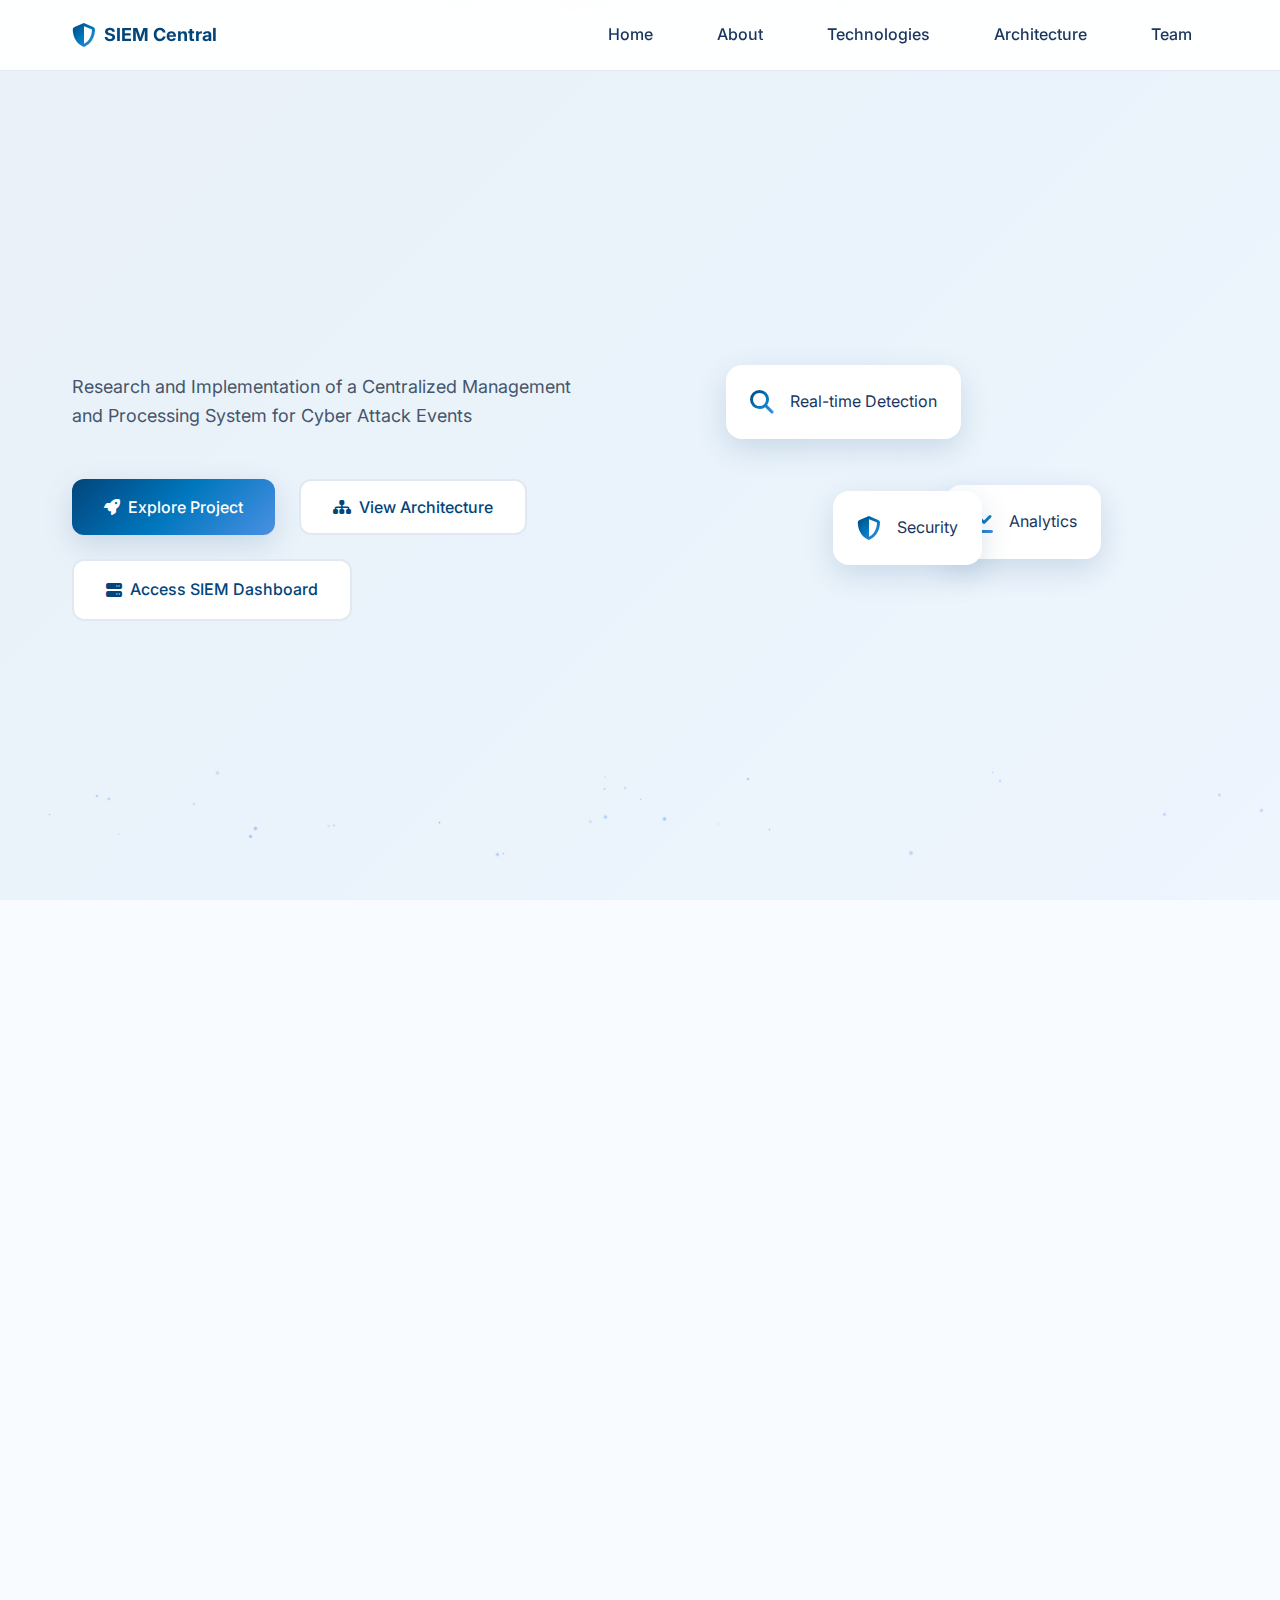
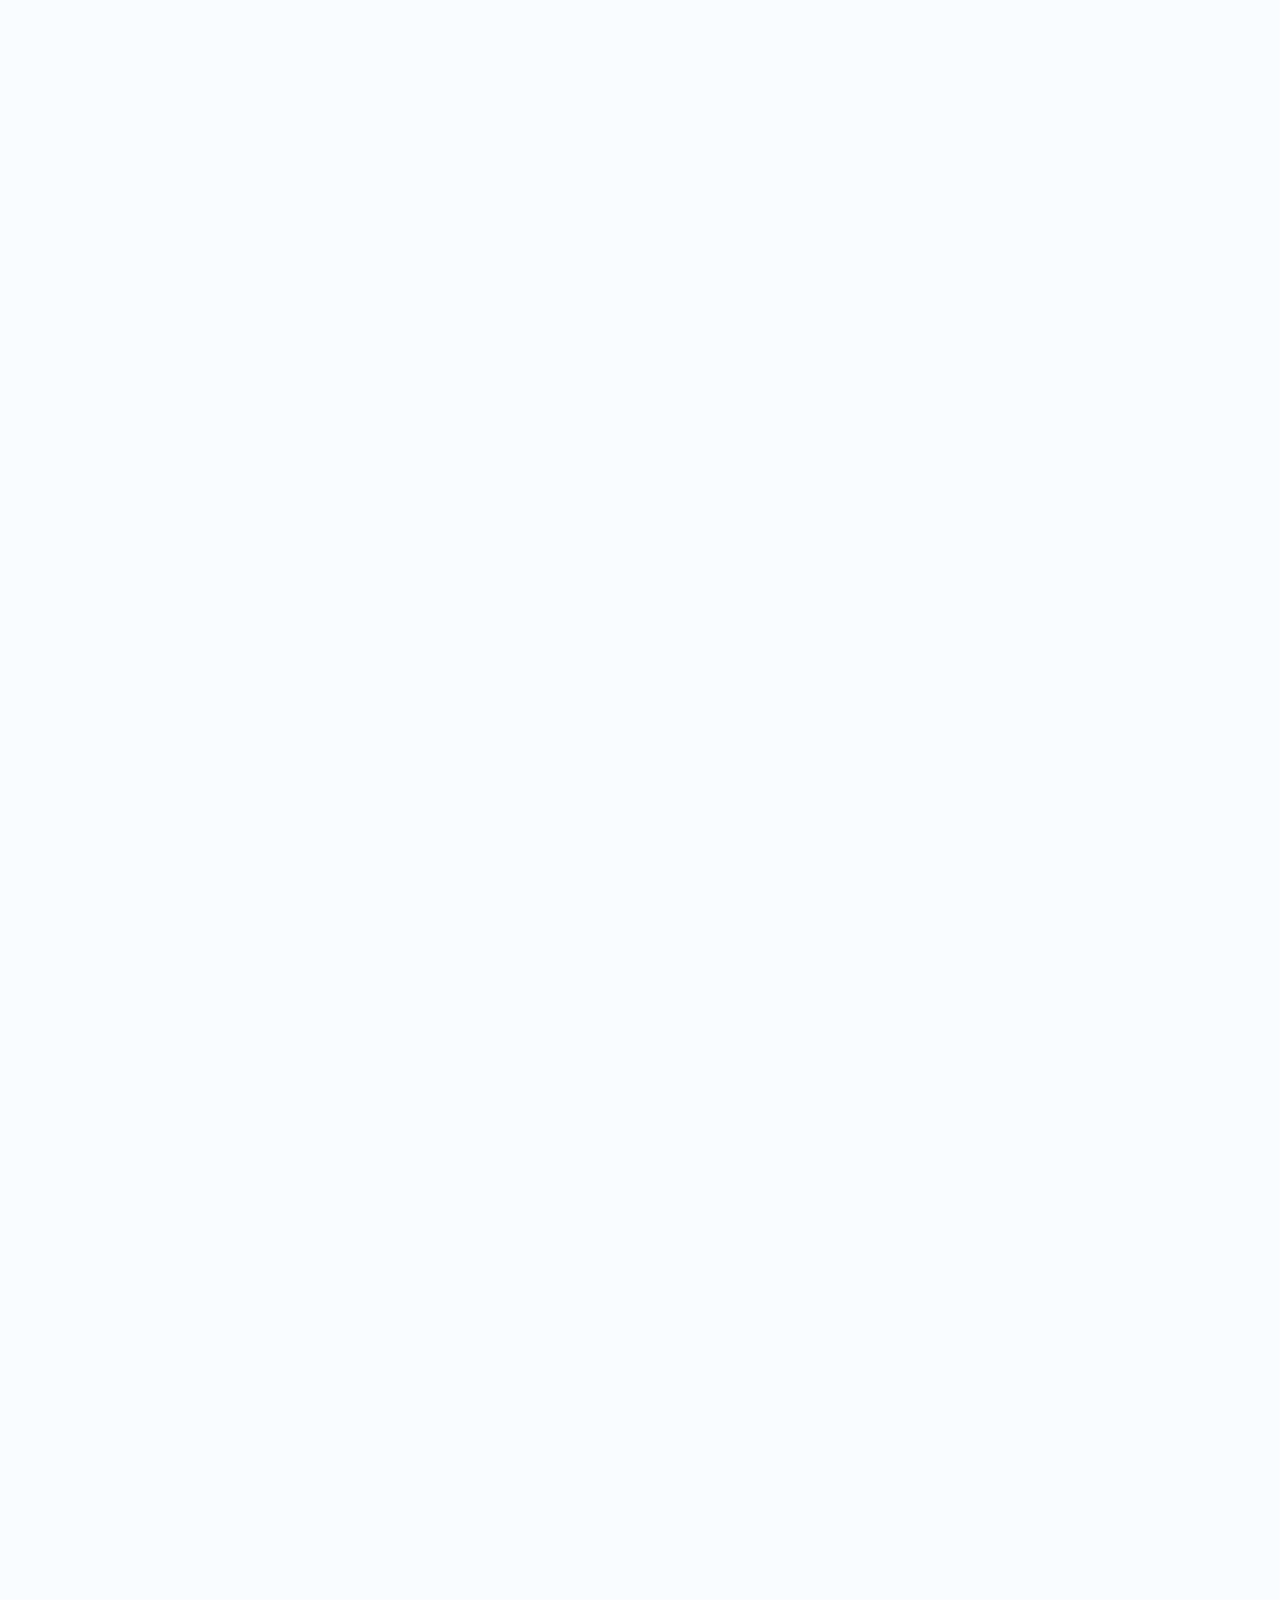
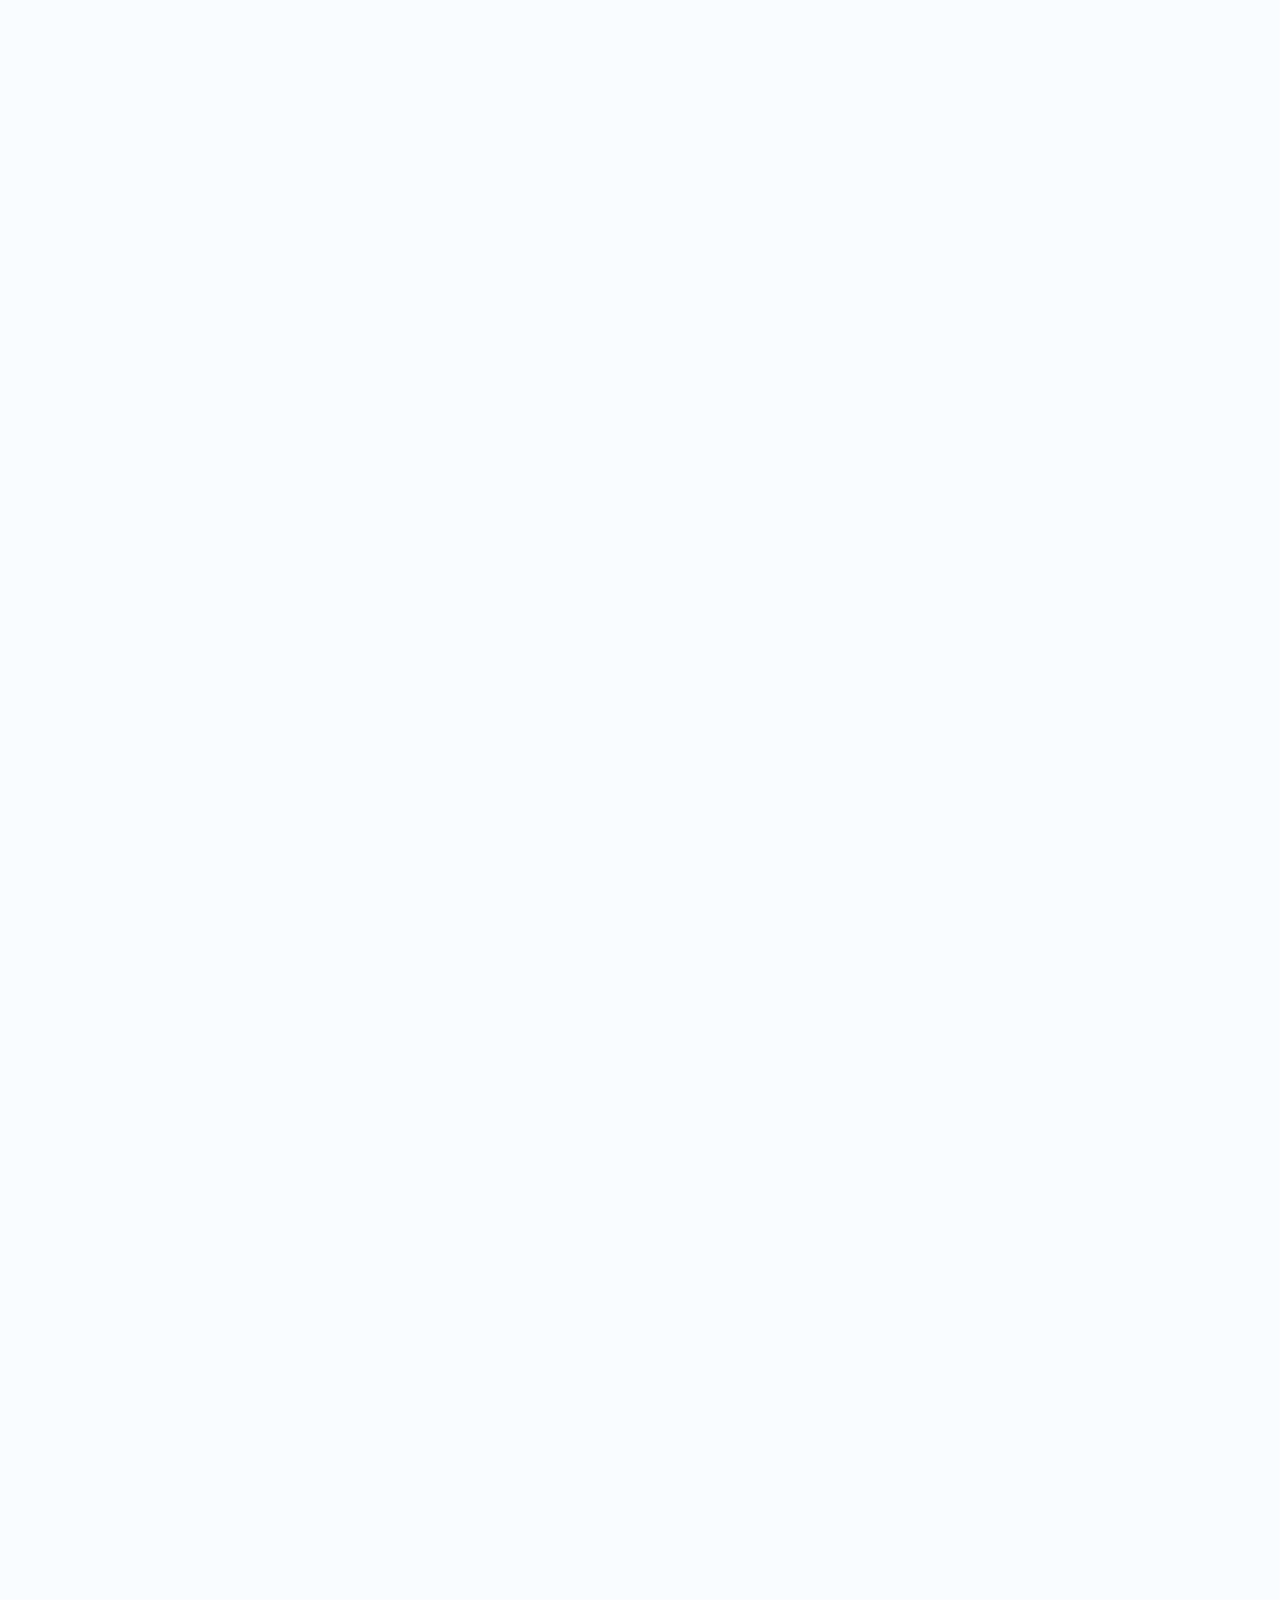
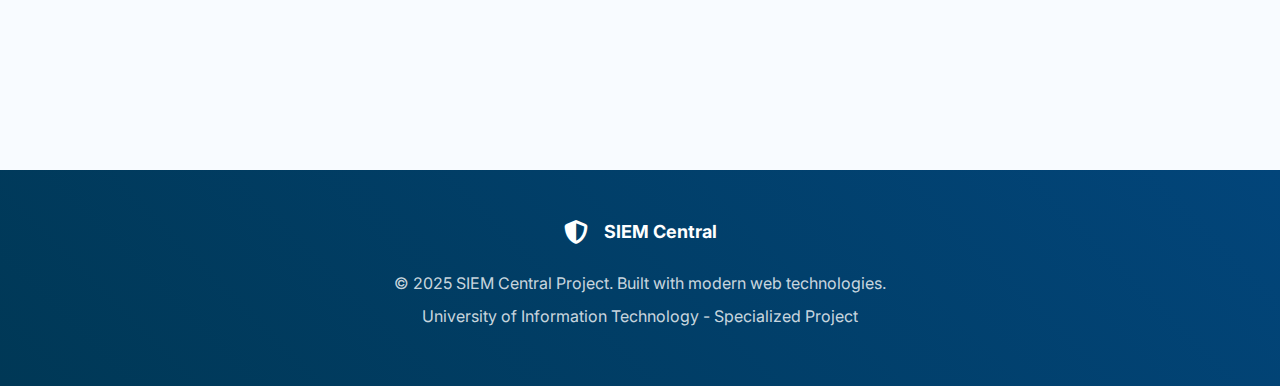
<file: index.html>
<!DOCTYPE html>
<html lang="en">
<head>
    <meta charset="UTF-8">
    <meta name="viewport" content="width=device-width, initial-scale=1.0">
    <title>SIEM Central</title>
    <meta name="description" content="Research and Implementation of a Centralized Management and Processing System for Cyber Attack Events using Elastic Stack">
    <link rel="stylesheet" href="css/main.css">
    <link rel="stylesheet" href="css/grid.css">
    <link rel="stylesheet" href="css/animations.css">
    <link href="https://fonts.googleapis.com/css2?family=Inter:wght@300;400;500;600;700&display=swap" rel="stylesheet">
    <link rel="stylesheet" href="https://cdnjs.cloudflare.com/ajax/libs/font-awesome/6.4.0/css/all.min.css">
    <link rel="apple-touch-icon" sizes="180x180" href="/apple-touch-icon.png">
    <link rel="icon" type="favicon_io/image/png" sizes="32x32" href="favicon_io/favicon-32x32.png">
    <link rel="icon" type="favicon_io/image/png" sizes="16x16" href="favicon_io/favicon-16x16.png">
    <link rel="manifest" href="favicon_io/site.webmanifest">
</head>
<body>
    <!-- Navigation -->
    <nav class="navbar" id="navbar">        <div class="nav-container">            <div class="nav-brand">
                <i class="fas fa-shield-alt"></i>
                <span>SIEM Central</span>
            </div><ul class="nav-menu" id="nav-menu">
                <li><a href="#home" class="nav-link">Home</a></li>
                <li><a href="#about" class="nav-link">About</a></li>
                <li><a href="#technologies" class="nav-link">Technologies</a></li>
                <li><a href="#architecture" class="nav-link">Architecture</a></li>
                <li><a href="#team" class="nav-link">Team</a></li>
            </ul>
            <div class="nav-toggle" id="nav-toggle">
                <span></span>
                <span></span>
                <span></span>
            </div>
        </div>
    </nav>

    <!-- Hero Section -->
    <section id="home" class="hero">
        <div class="hero-background">
            <div class="hero-grid"></div>
        </div>
        <div class="hero-content">
            <div class="hero-text">
                <h1 class="hero-title">
                    <span class="gradient-text">Centralized SIEM System</span>
                </h1>
                <p class="hero-subtitle">
                    Research and Implementation of a Centralized Management and Processing System for Cyber Attack Events
                </p>                <div class="hero-buttons">
                    <button class="btn btn-primary" onclick="scrollToSection('about')">
                        <i class="fas fa-rocket"></i>
                        Explore Project
                    </button>
                    <button class="btn btn-secondary" onclick="scrollToSection('architecture')">
                        <i class="fas fa-sitemap"></i>
                        View Architecture
                    </button>
                    <a href="server.html" class="btn btn-secondary">
                        <i class="fas fa-server"></i>
                        Access SIEM Dashboard
                    </a>
                </div>
            </div>
            <div class="hero-visual">
                <div class="floating-card card-1">
                    <i class="fas fa-search"></i>
                    <span>Real-time Detection</span>
                </div>
                <div class="floating-card card-2">
                    <i class="fas fa-chart-line"></i>
                    <span>Analytics</span>
                </div>
                <div class="floating-card card-3">
                    <i class="fas fa-shield-alt"></i>
                    <span>Security</span>
                </div>
            </div>
        </div>
    </section>

    <!-- About Section -->
    <section id="about" class="about">
        <div class="container">
            <div class="section-header">
                <h2 class="section-title">Project Overview</h2>
                <p class="section-subtitle">Building a comprehensive SIEM solution for cybersecurity monitoring</p>
            </div>
            
            <div class="bento-grid">
                <!-- Main Description Card -->
                <div class="bento-card bento-large">
                    <div class="card-header">
                        <i class="fas fa-info-circle"></i>
                        <h3>Project Description</h3>
                    </div>
                    <p>
                        Deployed a Security Information and Event Management (SIEM) solution leveraging 
                        the Elastic Stack (ELK) to collect, process, analyze, and visualize cybersecurity 
                        events within a simulated environment. The project focused on monitoring logs from 
                        Windows and Linux systems, along with security devices like Suricata and pfSense, 
                        to detect, investigate, and respond to threats.
                    </p>
                    <div class="status-badge">
                        <i class="fas fa-cog"></i>
                        <span>In Progress</span>
                    </div>
                </div>

                <!-- Key Features -->
                <div class="bento-card bento-medium">
                    <div class="card-header">
                        <i class="fas fa-star"></i>
                        <h3>Key Features</h3>
                    </div>
                    <ul class="feature-list">
                        <li><i class="fas fa-check"></i> Real-time log monitoring</li>
                        <li><i class="fas fa-check"></i> Threat detection & analysis</li>
                        <li><i class="fas fa-check"></i> Data visualization</li>
                        <li><i class="fas fa-check"></i> MITRE ATT&CK mapping</li>
                    </ul>
                </div>

                <!-- Statistics -->
                <div class="bento-card bento-small stat-card">
                    <div class="stat-number gradient-text">24/7</div>
                    <div class="stat-label">Monitoring</div>
                </div>

                <div class="bento-card bento-small stat-card">
                    <div class="stat-number gradient-text">5+</div>
                    <div class="stat-label">Data Sources</div>
                </div>                <!-- Security Framework -->                <div class="bento-card bento-medium framework-card">
                    <div class="card-header">
                        <i class="fas fa-shield-alt"></i>
                        <h3>Security Framework</h3>
                    </div>
                    <div class="framework-content">
                        <div class="framework-item">
                            <img src="img/logos/mitre-attack-logo.png" alt="MITRE ATT&CK" class="framework-logo">
                            <span>MITRE ATT&CK</span>
                        </div>
                        <div class="framework-item">
                            <i class="fas fa-lock"></i>
                            <span>SSL/TLS Encryption</span>
                        </div>
                        <div class="framework-item">
                            <i class="fas fa-user-shield"></i>
                            <span>RBAC Authorization</span>
                        </div>
                    </div>
                </div>

                <!-- Quick Access -->                <div class="bento-card bento-medium quick-access-card">
                    <div class="card-header">
                        <i class="fas fa-tachometer-alt"></i>
                        <h3>Quick Access</h3>
                    </div>
                    <div class="quick-access-content">
                        <a href="server.html" class="quick-access-item">
                            <img src="img/logos/elastic-stack-logo.png" alt="ELK Stack" class="quick-access-logo">
                            <span>SIEM Dashboard</span>
                        </a>
                        <a href="https://elastic.cyberfortress.local/kibana" target="_blank" class="quick-access-item">
                            <img src="img/logos/kibana-logo.png" alt="Kibana" class="quick-access-logo kibana-bg">
                            <span>Kibana</span>
                        </a>
                        <a href="https://elasticcyberfortress.local/elasticsearch" target="_blank" class="quick-access-item">
                            <img src="img/logos/elasticsearch-logo.png" alt="Elasticsearch" class="quick-access-logo elasticsearch-bg">
                            <span>Elasticsearch</span>
                        </a>
                    </div>
                </div>
            </div>
        </div>
    </section>

    <!-- Technologies Section -->
    <section id="technologies" class="technologies">
        <div class="container">
            <div class="section-header">
                <h2 class="section-title">Technologies & Tools</h2>
                <p class="section-subtitle">Cutting-edge technologies powering our SIEM solution</p>
            </div>

            <div class="tech-grid">
                <!-- Elastic Stack -->                <div class="tech-card main-tech">
                    <div class="tech-icon">
                        <img src="img/logos/elastic-stack-logo.png" alt="Elastic Stack Logo" class="tech-logo">
                    </div>
                    <h3>Elastic Stack (ELK)</h3>
                    <p>Complete search and analytics platform</p>
                    <div class="tech-items">
                        <span class="tech-tag">
                            <img src="img/logos/elasticsearch-logo.png" alt="Elasticsearch" class="tech-tag-icon">
                            Elasticsearch
                        </span>
                        <span class="tech-tag">
                            <img src="img/logos/logstash-logo.png" alt="Logstash" class="tech-tag-icon">
                            Logstash
                        </span>
                        <span class="tech-tag">
                            <img src="img/logos/kibana-logo.png" alt="Kibana" class="tech-tag-icon">
                            Kibana
                        </span>
                        <span class="tech-tag">
                            <img src="img/logos/beats-logo.png" alt="Beats" class="tech-tag-icon">
                            Beats
                        </span>
                    </div>
                </div>                <!-- Network Security -->
                <div class="tech-card">
                    <div class="tech-icon">
                        <img src="img/logos/suricata-logo.png" alt="Network Security" class="tech-logo">
                    </div>
                    <h3>Network Security</h3>
                    <div class="tech-items">
                        <span class="tech-tag">
                            <img src="img/logos/pfsense-logo.png" alt="pfSense" class="tech-tag-icon">
                            pfSense
                        </span>
                        <span class="tech-tag">
                            <img src="img/logos/suricata-logo.png" alt="Suricata" class="tech-tag-icon">
                            Suricata IDS/IPS
                        </span>
                        <span class="tech-tag">
                            <img src="img/logos/nginx-icon.svg" alt="Nginx" class="tech-tag-icon">
                            Nginx
                        </span>
                    </div>
                </div>

                <!-- Log Sources -->
                <div class="tech-card">
                    <div class="tech-icon">
                        <i class="fas fa-file-alt"></i>
                    </div>
                    <h3>Log Sources</h3>
                    <div class="tech-items">
                        <span class="tech-tag">Windows Events</span>
                        <span class="tech-tag">Linux Syslogs</span>
                        <span class="tech-tag">Web Server Logs</span>
                    </div>
                </div>

                <!-- Query Languages -->
                <div class="tech-card">
                    <div class="tech-icon">
                        <i class="fas fa-code"></i>
                    </div>
                    <h3>Query Languages</h3>
                    <div class="tech-items">
                        <span class="tech-tag">KQL</span>
                        <span class="tech-tag">Query DSL</span>
                        <span class="tech-tag">JSON</span>
                    </div>
                </div>
            </div>
        </div>
    </section>

    <!-- Architecture Section -->
    <section id="architecture" class="architecture">
        <div class="container">
            <div class="section-header">
                <h2 class="section-title">System Architecture</h2>
                <p class="section-subtitle">Comprehensive SIEM deployment architecture</p>
            </div>

            <div class="architecture-container">
                <div class="architecture-image">
                    <img src="img/deployment-architecture.png" alt="SIEM Deployment Architecture" class="arch-img">
                    <div class="image-overlay">
                        <button class="btn btn-primary" onclick="openImageModal()">
                            <i class="fas fa-expand"></i>
                            View Full Size
                        </button>
                    </div>
                </div>

                <div class="architecture-details">
                    <div class="detail-card">
                        <h3><i class="fas fa-layer-group"></i> Data Collection Layer</h3>
                        <p>Filebeat and Elastic Agents collect logs from Windows, Linux systems, and security devices</p>
                    </div>
                    <div class="detail-card">
                        <h3><i class="fas fa-cogs"></i> Processing Layer</h3>
                        <p>Logstash pipelines parse, normalize, and enrich data using grok, mutate, and JSON filters</p>
                    </div>
                    <div class="detail-card">
                        <h3><i class="fas fa-search"></i> Analytics Layer</h3>
                        <p>Elasticsearch stores and indexes data for fast search and complex analytics</p>
                    </div>
                    <div class="detail-card">
                        <h3><i class="fas fa-chart-bar"></i> Visualization Layer</h3>
                        <p>Kibana provides dashboards, visualizations, and SIEM detection rules</p>
                    </div>
                </div>
            </div>
        </div>
    </section>

    <!-- Team Section -->
    <section id="team" class="team">
        <div class="container">
            <div class="section-header">
                <h2 class="section-title">Project Team</h2>
                <p class="section-subtitle">Meet the developers behind this SIEM solution</p>
            </div>

            <div class="team-grid">
                <div class="team-card">
                    <div class="team-image">
                        <img src="img/Lai-Quan-Thien.png" alt="Lai Quan Thien">
                        <div class="team-overlay">
                            <div class="team-social">
                                <a href="#"><i class="fab fa-github"></i></a>
                                <a href="#"><i class="fab fa-linkedin"></i></a>
                            </div>
                        </div>
                    </div>
                    <div class="team-info">
                        <h3>Lai Quan Thien</h3>
                        <p class="team-role">SOC Analyst</p>
                        <p class="team-description">
                            Specialized in SIEM, SOC operations, and advanced threat detection. Skilled in building centralized monitoring systems with ELK, Suricata, and security automation solutions.
                        </p>
                    </div>
                </div>

                <div class="team-card">
                    <div class="team-image">
                         <img src="img/Ho-Diep-Huy.png" alt="Ho Diep Huy">

                        <div class="team-overlay">
                            <div class="team-social">
                                <a href="#"><i class="fab fa-github"></i></a>
                                <a href="#"><i class="fab fa-linkedin"></i></a>
                            </div>
                        </div>
                    </div>


                                        <div class="team-info">
                        <h3>Ho Diep Huy</h3>
                        <p class="team-role">SOC Analyst</p>
                        <p class="team-description">Experienced in SOC workflows, SIEM systems, and threat detection techniques. 
                            Proficient in deploying ELK Stack, Suricata IDS/IPS, and creating automated security solutions.</p>
                    </div>
                </div>
            </div>
        </div>
    </section>

    <!-- Footer -->
    <footer class="footer">
        <div class="container">
            <div class="footer-content">
                <div class="footer-brand">
                    <i class="fas fa-shield-alt"></i>
                    <span>SIEM Central</span>
                </div>
                <div class="footer-text">
                    <p>&copy; 2025 SIEM Central Project. Built with modern web technologies.</p>
                    <p>University of Information Technology - Specialized Project</p>
                </div>
            </div>
        </div>
    </footer>

    <!-- Image Modal -->
    <div id="imageModal" class="modal">
        <div class="modal-content">
            <span class="close" onclick="closeImageModal()">&times;</span>
            <img id="modalImage" src="img/deployment-architecture.png" alt="SIEM Architecture">
        </div>
    </div>

    <script src="js/main.js"></script>
    <script src="js/animations.js"></script>
    <script src="js/modal.js"></script>
</body>
</html>
</file>
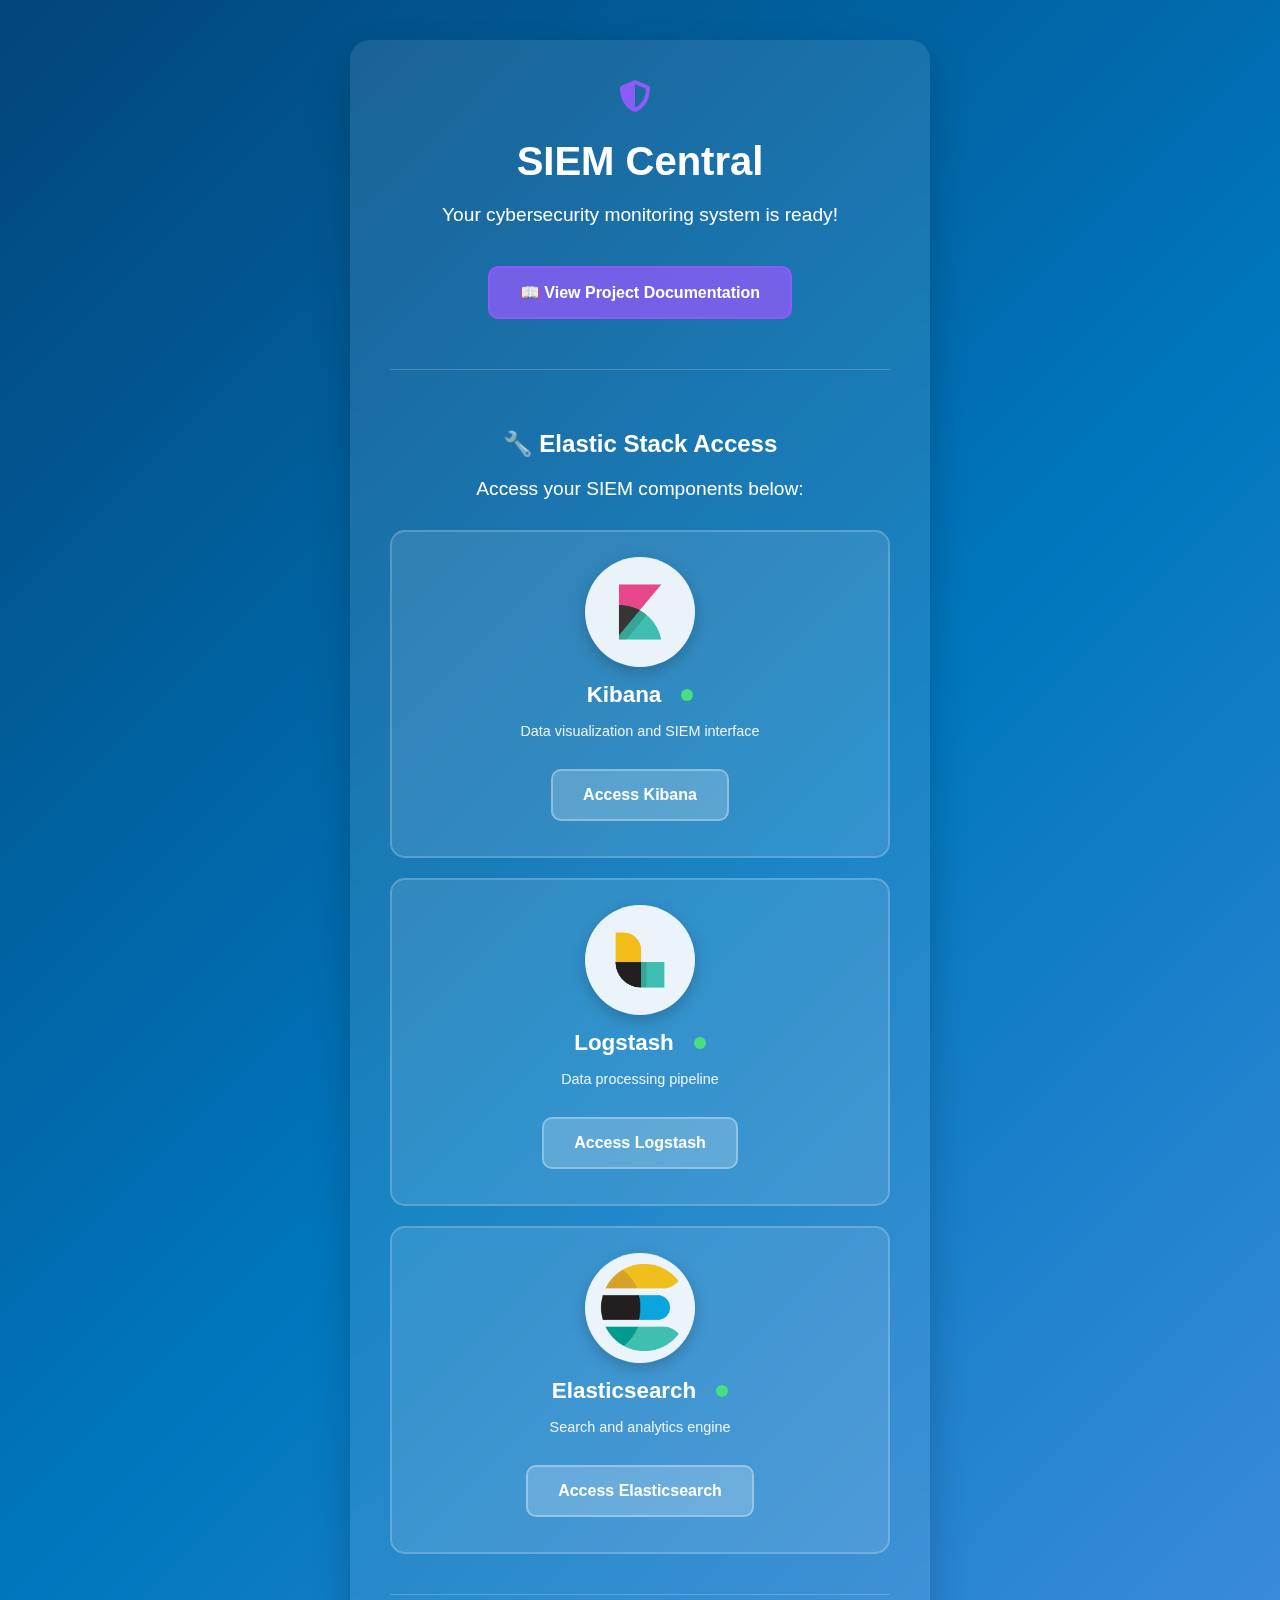
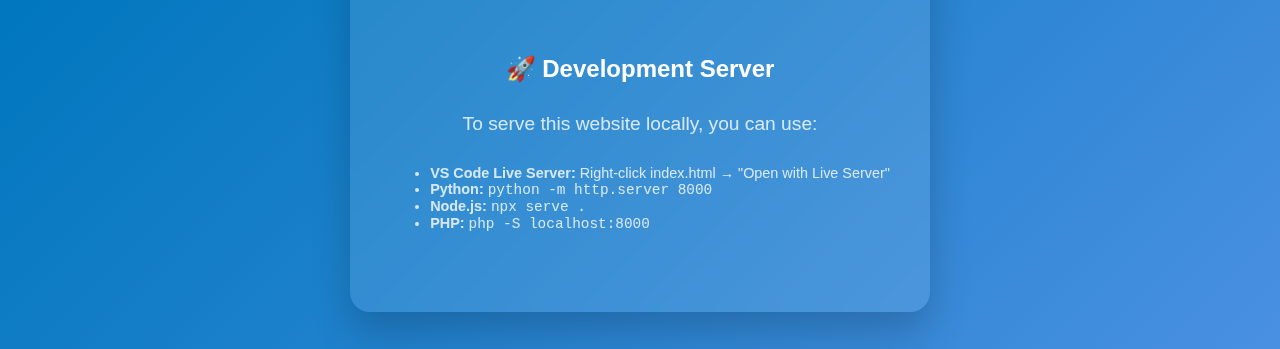
<file: server.html>
<!DOCTYPE html>
<html lang="en">
<head>
    <meta charset="UTF-8">
    <meta name="viewport" content="width=device-width, initial-scale=1.0">
    <title>SIEM Central - Development Server</title>
    <style>
        body {
            font-family: -apple-system, BlinkMacSystemFont, 'Segoe UI', Roboto, sans-serif;
            background: linear-gradient(135deg, #02457A 0%, #0077be 50%, #4A90E2 100%);
            color: white;
            margin: 0;
            padding: 40px;
            min-height: 100vh;
            display: flex;
            flex-direction: column;
            align-items: center;
            justify-content: center;
        }
        .container {
            text-align: center;
            background: rgba(255, 255, 255, 0.1);
            padding: 40px;
            border-radius: 20px;
            backdrop-filter: blur(10px);
            box-shadow: 0 20px 40px rgba(0, 0, 0, 0.2);
        }
        h1 {
            font-size: 2.5rem;
            margin-bottom: 20px;
        }
        p {
            font-size: 1.2rem;
            margin-bottom: 30px;
        }        .btn {
            display: inline-block;
            padding: 15px 30px;
            background: rgba(255, 255, 255, 0.2);
            color: white;
            text-decoration: none;
            border-radius: 10px;
            font-weight: 600;
            transition: all 0.3s ease;
            border: 2px solid rgba(255, 255, 255, 0.3);
            margin: 10px;
        }
        .btn:hover {
            background: rgba(255, 255, 255, 0.3);
            transform: translateY(-2px);
            box-shadow: 0 10px 20px rgba(0, 0, 0, 0.2);
        }
        .btn-primary {
            background: rgba(139, 92, 246, 0.8);
            border-color: rgba(139, 92, 246, 1);
        }
        .btn-primary:hover {
            background: rgba(139, 92, 246, 1);
        }
        .elastic-stack {
            display: grid;
            grid-template-columns: repeat(auto-fit, minmax(250px, 1fr));
            gap: 20px;
            margin: 30px 0;
        }
        .elastic-card {
            background: rgba(255, 255, 255, 0.1);
            padding: 25px;
            border-radius: 15px;
            text-align: center;
            transition: all 0.3s ease;
            border: 2px solid rgba(255, 255, 255, 0.2);
        }
        .elastic-card:hover {
            background: rgba(255, 255, 255, 0.2);
            transform: translateY(-5px);
            box-shadow: 0 15px 30px rgba(0, 0, 0, 0.3);
        }        .elastic-logo {
            width: 80px;
            height: 80px;
            margin: 0 auto 15px;
            display: flex;
            align-items: center;
            justify-content: center;
            border-radius: 50%;
            background: rgba(255, 255, 255, 0.9);
            padding: 15px;
            box-shadow: 0 5px 15px rgba(0, 0, 0, 0.2);
            transition: all 0.3s ease;
        }
        
        .elastic-logo img {
            width: 100%;
            height: auto;
            transition: transform 0.3s ease;
        }
        
        .elastic-card:hover .elastic-logo {
            box-shadow: 0 8px 25px rgba(0, 0, 0, 0.3);
        }
        
        .elastic-card:hover .elastic-logo img {
            transform: scale(1.1);
        }
        
        .kibana-logo {
            /* background-color: #F04E98; */
        }
        
        .logstash-logo {
            /* background-color: #FEC514; */
        }
        
        .elasticsearch-logo {
            /* background-color: #00BFB3; */
        }
        
        .elastic-card h3 {
            margin: 0 0 15px 0;
            font-size: 1.4rem;
            display: flex;
            align-items: center;
            justify-content: center;
            gap: 10px;
        }
        
        .elastic-card p {
            margin-bottom: 20px;
            font-size: 0.9rem;
            opacity: 0.9;
        }
        .status-indicator {
            width: 12px;
            height: 12px;
            border-radius: 50%;
            background: #4ade80;
            display: inline-block;
            margin-left: 10px;
            animation: pulse 2s infinite;
        }
        @keyframes pulse {
            0%, 100% { opacity: 1; }
            50% { opacity: 0.5; }
        }
        .section-divider {
            margin: 40px 0;
            border-top: 1px solid rgba(255, 255, 255, 0.2);
            padding-top: 40px;
        }
        .instructions {
            margin-top: 30px;
            font-size: 0.9rem;
            opacity: 0.8;
        }
    </style>    <link rel="stylesheet" href="https://cdnjs.cloudflare.com/ajax/libs/font-awesome/6.4.0/css/all.min.css">
    <link rel="apple-touch-icon" sizes="180x180" href="/apple-touch-icon.png">
    <link rel="icon" type="favicon_io/image/png" sizes="32x32" href="favicon_io/favicon-32x32.png">
    <link rel="icon" type="favicon_io/image/png" sizes="16x16" href="favicon_io/favicon-16x16.png">
    <link rel="manifest" href="favicon_io/site.webmanifest">
</head>
<body>    <div class="container">
<i class="fas fa-shield-alt" style="font-size: 2rem; color: #8b5cf6; vertical-align: middle; margin-right: 10px;"></i>
        <h1>SIEM Central</h1>
        <p>Your cybersecurity monitoring system is ready!</p>
        
        <div style="margin: 30px 0;">
            <a href="index.html" class="btn btn-primary">📖 View Project Documentation</a>
        </div>

        <div class="section-divider">
            <h2>🔧 Elastic Stack Access</h2>
            <p>Access your SIEM components below:</p>
              <div class="elastic-stack">
                <div class="elastic-card">
                    <div class="elastic-logo kibana-logo">
                        <img src="img/logos/kibana-logo.png" alt="Kibana Logo">
                    </div>
                    <h3>
                        Kibana
                        <span class="status-indicator"></span>
                    </h3>
                    <p>Data visualization and SIEM interface</p>
                    <a href="https://elastic.cyberfortress.local/kibana" class="btn" target="_blank">Access Kibana</a>
                </div>

                <div class="elastic-card">
                    <div class="elastic-logo logstash-logo">
                        <img src="img/logos/logstash-logo.png" alt="Logstash Logo">
                    </div>
                    <h3>
                        Logstash
                        <span class="status-indicator"></span>
                    </h3>
                    <p>Data processing pipeline</p>
                    <a href="https://elastic.cyberfortress.local/logstash" class="btn" target="_blank">Access Logstash</a>
                </div>

                <div class="elastic-card">
                    <div class="elastic-logo elasticsearch-logo">
                        <img src="img/logos/elasticsearch-logo.png" alt="Elasticsearch Logo">
                    </div>
                    <h3>
                        Elasticsearch
                        <span class="status-indicator"></span>
                    </h3>
                    <p>Search and analytics engine</p>
                    <a href="https://elastic.cyberfortress.local/elasticsearch" class="btn" target="_blank">Access Elasticsearch</a>
                </div>
            </div>
        </div>

        <div class="section-divider">
            <h2>🚀 Development Server</h2>
            <div class="instructions">
                <p>To serve this website locally, you can use:</p>
                <ul style="text-align: left; margin-top: 15px;">
                    <li><strong>VS Code Live Server:</strong> Right-click index.html → "Open with Live Server"</li>
                    <li><strong>Python:</strong> <code>python -m http.server 8000</code></li>
                    <li><strong>Node.js:</strong> <code>npx serve .</code></li>
                    <li><strong>PHP:</strong> <code>php -S localhost:8000</code></li>
                </ul>
            </div>
        </div>
    </div>
</body>
</html>
</file>
<file: css/main.css>
/* CSS Variables */
:root {
    --primary-blue: #02457A;
    --secondary-blue: #0077be;
    --dark-blue: #003856;
    --light-blue: #4A90E2;
    --accent-blue: #6BA3F5;
    --accent-purple: #8B5CF6;
    --light-purple: #A78BFA;
    --gradient-primary: linear-gradient(135deg, #02457A 0%, #0077be 50%, #4A90E2 100%);
    --gradient-secondary: linear-gradient(45deg, #003856 0%, #02457A 100%);
    --gradient-purple-accent: linear-gradient(135deg, #8B5CF6 0%, #A78BFA 50%, #6BA3F5 100%);
    --background: #f8fbff;
    --card-bg: #ffffff;
    --text-dark: #1a365d;
    --text-light: #4a5568;
    --border: #e2e8f0;
    --shadow: 0 10px 30px rgba(2, 69, 122, 0.15);
    --shadow-hover: 0 20px 40px rgba(2, 69, 122, 0.25);
    --purple-shadow: 0 8px 25px rgba(139, 92, 246, 0.2);
    
    /* Typography */
    --font-family: 'Inter', -apple-system, BlinkMacSystemFont, 'Segoe UI', sans-serif;
    --font-size-base: 16px;
    --font-size-lg: 18px;
    --font-size-xl: 24px;
    --font-size-2xl: 32px;
    --font-size-3xl: 48px;
    
    /* Spacing */
    --spacing-xs: 0.5rem;
    --spacing-sm: 1rem;
    --spacing-md: 1.5rem;
    --spacing-lg: 2rem;
    --spacing-xl: 3rem;
    --spacing-2xl: 4rem;
    
    /* Border radius */
    --radius-sm: 8px;
    --radius-md: 12px;
    --radius-lg: 16px;
    --radius-xl: 24px;
    
    /* Transitions */
    --transition-fast: 0.2s ease;
    --transition-normal: 0.3s ease;
    --transition-slow: 0.5s ease;
}

/* Reset and Base Styles */
* {
    margin: 0;
    padding: 0;
    box-sizing: border-box;
}

html {
    scroll-behavior: smooth;
    font-size: var(--font-size-base);
}

body {
    font-family: var(--font-family);
    line-height: 1.6;
    color: var(--text-dark);
    background: var(--background);
    overflow-x: hidden;
}

/* Typography */
h1, h2, h3, h4, h5, h6 {
    font-weight: 600;
    line-height: 1.2;
    margin-bottom: var(--spacing-sm);
}

h1 { font-size: var(--font-size-3xl); }
h2 { font-size: var(--font-size-2xl); }
h3 { font-size: var(--font-size-xl); }

p {
    margin-bottom: var(--spacing-sm);
    color: var(--text-light);
}

/* Utility Classes */
.container {
    max-width: 1200px;
    margin: 0 auto;
    padding: 0 var(--spacing-lg);
}

.gradient-text {
    background: var(--gradient-primary);
    -webkit-background-clip: text;
    -webkit-text-fill-color: transparent;
    background-clip: text;
    color: transparent;
}

.section-header {
    text-align: center;
    margin-bottom: var(--spacing-2xl);
}

.section-title {
    font-size: var(--font-size-2xl);
    font-weight: 700;
    margin-bottom: var(--spacing-sm);
}

.section-subtitle {
    font-size: var(--font-size-lg);
    color: var(--text-light);
    max-width: 600px;
    margin: 0 auto;
}

/* Buttons */
.btn {
    display: inline-flex;
    align-items: center;
    gap: var(--spacing-xs);
    padding: var(--spacing-sm) var(--spacing-lg);
    border: none;
    border-radius: var(--radius-md);
    font-family: var(--font-family);
    font-size: var(--font-size-base);
    font-weight: 500;
    text-decoration: none;
    cursor: pointer;
    transition: all var(--transition-normal);
    position: relative;
    overflow: hidden;
}

.btn-primary {
    background: var(--gradient-primary);
    color: white;
    box-shadow: var(--shadow);
}

.btn-primary:hover {
    transform: translateY(-2px);
    box-shadow: var(--shadow-hover);
}

.btn-secondary {
    background: var(--card-bg);
    color: var(--primary-blue);
    border: 2px solid var(--border);
}

.btn-secondary:hover {
    border-color: var(--primary-blue);
    transform: translateY(-2px);
    box-shadow: var(--shadow);
}

/* Navigation */
.navbar {
    position: fixed;
    top: 0;
    width: 100%;
    background: rgba(255, 255, 255, 0.95);
    backdrop-filter: blur(10px);
    border-bottom: 1px solid var(--border);
    z-index: 1000;
    transition: all var(--transition-normal);
}

.nav-container {
    max-width: 1200px;
    margin: 0 auto;
    padding: 0 var(--spacing-lg);
    display: flex;
    justify-content: space-between;
    align-items: center;
    height: 70px;
}

.nav-brand {
    display: flex;
    align-items: center;
    gap: var(--spacing-xs);
    font-size: var(--font-size-lg);
    font-weight: 700;
    color: var(--primary-blue);
}

.nav-brand i {
    font-size: var(--font-size-xl);
    background: var(--gradient-primary);
    -webkit-background-clip: text;
    -webkit-text-fill-color: transparent;
    background-clip: text;
    color: transparent;
}

.nav-logo {
    width: 30px;
    height: 30px;
    object-fit: contain;
    filter: drop-shadow(0 0 3px rgba(2, 69, 122, 0.5));
}

.nav-menu {
    display: flex;
    list-style: none;
    gap: var(--spacing-lg);
}

.nav-link {
    text-decoration: none;
    color: var(--text-dark);
    font-weight: 500;
    padding: var(--spacing-xs) var(--spacing-sm);
    border-radius: var(--radius-sm);
    transition: all var(--transition-fast);
}

.nav-link:hover {
    color: var(--primary-blue);
    background: rgba(2, 69, 122, 0.1);
}

.nav-toggle {
    display: none;
    flex-direction: column;
    cursor: pointer;
    gap: 4px;
}

.nav-toggle span {
    width: 25px;
    height: 3px;
    background: var(--primary-blue);
    transition: var(--transition-fast);
}

/* External nav link styling */
.nav-link-external {
    background: var(--gradient-primary);
    color: white !important;
    border-radius: var(--radius-sm);
    display: flex;
    align-items: center;
    gap: var(--spacing-xs);
}

.nav-link-external:hover {
    background: var(--gradient-secondary);
    color: white !important;
    box-shadow: var(--shadow);
}

/* Hero Section */
.hero {
    min-height: 100vh;
    display: flex;
    align-items: center;
    position: relative;
    overflow: hidden;
    padding-top: 70px;
}

.hero-background {
    position: absolute;
    top: 0;
    left: 0;
    width: 100%;
    height: 100%;
    background: var(--gradient-primary);
    opacity: 0.05;
}

.hero-grid {
    position: absolute;
    top: 0;
    left: 0;
    width: 100%;
    height: 100%;
    background-image: 
        linear-gradient(rgba(2, 69, 122, 0.1) 1px, transparent 1px),
        linear-gradient(90deg, rgba(2, 69, 122, 0.1) 1px, transparent 1px);
    background-size: 50px 50px;
    animation: gridMove 20s linear infinite;
}

.hero-content {
    max-width: 1200px;
    margin: 0 auto;
    padding: 0 var(--spacing-lg);
    display: grid;
    grid-template-columns: 1fr 1fr;
    gap: var(--spacing-2xl);
    align-items: center;
}

.hero-title {
    font-size: clamp(2.5rem, 5vw, 4rem);
    font-weight: 700;
    line-height: 1.1;
    margin-bottom: var(--spacing-md);
}

.hero-subtitle {
    font-size: var(--font-size-lg);
    margin-bottom: var(--spacing-xl);
    max-width: 500px;
}

.hero-buttons {
    display: flex;
    gap: var(--spacing-md);
    flex-wrap: wrap;
}

.hero-visual {
    position: relative;
    height: 400px;
    display: flex;
    justify-content: center;
    align-items: center;
}

.floating-card {
    position: absolute;
    background: var(--card-bg);
    padding: var(--spacing-md);
    border-radius: var(--radius-lg);
    box-shadow: var(--shadow);
    display: flex;
    align-items: center;
    gap: var(--spacing-sm);
    animation: float 6s ease-in-out infinite;
}

.floating-card i {
    font-size: var(--font-size-xl);
    background: var(--gradient-primary);
    -webkit-background-clip: text;
    -webkit-text-fill-color: transparent;
    background-clip: text;
    color: transparent;
}

.card-1 {
    top: 20%;
    left: 10%;
    animation-delay: 0s;
}

.card-2 {
    top: 50%;
    right: 20%;
    animation-delay: 2s;
}

.card-3 {
    bottom: 30%;
    left: 30%;
    animation-delay: 4s;
}

/* About Section */
.about {
    padding: var(--spacing-2xl) 0;
    background: var(--card-bg);
}

/* Technologies Section */
.technologies {
    padding: var(--spacing-2xl) 0;
}

.tech-grid {
    display: grid;
    grid-template-columns: repeat(auto-fit, minmax(280px, 1fr));
    gap: var(--spacing-lg);
}

.tech-card {
    background: var(--card-bg);
    padding: var(--spacing-xl);
    border-radius: var(--radius-lg);
    box-shadow: var(--shadow);
    transition: all var(--transition-normal);
    border: 1px solid var(--border);
}

.tech-card:hover {
    transform: translateY(-5px);
    box-shadow: var(--shadow-hover);
}

.main-tech {
    grid-column: span 2;
    background: var(--gradient-primary);
    color: white;
}

.main-tech h3,
.main-tech p {
    color: white;
}

.tech-icon {
    width: 60px;
    height: 60px;
    background: var(--gradient-purple-accent);
    border-radius: var(--radius-md);
    display: flex;
    align-items: center;
    justify-content: center;
    margin-bottom: var(--spacing-md);
    padding: 10px;
    overflow: hidden;
}

.main-tech .tech-icon {
    background: rgba(255, 255, 255, 0.2);
}

.tech-icon i {
    font-size: var(--font-size-xl);
    color: white;
}

.tech-icon img {
    width: 100%;
    height: 100%;
    object-fit: contain;
}

.tech-card h3 {
    margin-bottom: var(--spacing-sm);
}

.tech-items {
    display: flex;
    flex-wrap: wrap;
    gap: var(--spacing-xs);
    margin-top: var(--spacing-md);
}

.tech-tag {
    background: rgba(2, 69, 122, 0.1);
    color: var(--primary-blue);
    padding: var(--spacing-xs) var(--spacing-sm);
    border-radius: var(--radius-sm);
    font-size: 14px;
    font-weight: 500;
}

.main-tech .tech-tag {
    background: rgba(255, 255, 255, 0.2);
    color: white;
}

/* Architecture Section */
.architecture {
    padding: var(--spacing-2xl) 0;
    background: var(--card-bg);
}

.architecture-container {
    display: grid;
    grid-template-columns: 1fr 1fr;
    gap: var(--spacing-2xl);
    align-items: start;
}

.architecture-image {
    position: relative;
    border-radius: var(--radius-lg);
    overflow: hidden;
    box-shadow: var(--shadow);
}

.arch-img {
    width: 100%;
    height: auto;
    display: block;
}

.image-overlay {
    position: absolute;
    top: 0;
    left: 0;
    width: 100%;
    height: 100%;
    background: rgba(0, 0, 0, 0.5);
    display: flex;
    align-items: center;
    justify-content: center;
    opacity: 0;
    transition: var(--transition-normal);
}

.architecture-image:hover .image-overlay {
    opacity: 1;
}

.architecture-details {
    display: flex;
    flex-direction: column;
    gap: var(--spacing-md);
}

.detail-card {
    background: var(--background);
    padding: var(--spacing-lg);
    border-radius: var(--radius-md);
    border-left: 4px solid var(--primary-blue);
}

.detail-card h3 {
    display: flex;
    align-items: center;
    gap: var(--spacing-sm);
    color: var(--primary-blue);
    margin-bottom: var(--spacing-sm);
}

/* Team Section */
.team {
    padding: var(--spacing-2xl) 0;
}

.team-grid {
    display: grid;
    grid-template-columns: repeat(auto-fit, minmax(300px, 1fr));
    gap: var(--spacing-xl);
    justify-items: center;
}

.team-card {
    background: var(--card-bg);
    border-radius: var(--radius-lg);
    overflow: hidden;
    box-shadow: var(--shadow);
    transition: all var(--transition-normal);
    max-width: 350px;
}

.team-card:hover {
    transform: translateY(-10px);
    box-shadow: var(--shadow-hover);
}

.team-image {
    position: relative;
    height: 300px;
    overflow: hidden;
}

.team-image img {
    width: 100%;
    height: 100%;
    object-fit: cover;
}

.team-overlay {
    position: absolute;
    top: 0;
    left: 0;
    width: 100%;
    height: 100%;
    background: var(--gradient-primary);
    opacity: 0;
    display: flex;
    align-items: center;
    justify-content: center;
    transition: var(--transition-normal);
}

.team-image:hover .team-overlay {
    opacity: 0.9;
}

.team-social {
    display: flex;
    gap: var(--spacing-md);
}

.team-social a {
    width: 50px;
    height: 50px;
    background: rgba(255, 255, 255, 0.2);
    border-radius: 50%;
    display: flex;
    align-items: center;
    justify-content: center;
    color: white;
    font-size: var(--font-size-lg);
    transition: var(--transition-fast);
}

.team-social a:hover {
    background: rgba(255, 255, 255, 0.3);
    transform: scale(1.1);
}

.team-info {
    padding: var(--spacing-lg);
    text-align: center;
}

.team-role {
    color: var(--primary-blue);
    font-weight: 600;
    margin-bottom: var(--spacing-sm);
}

/* Footer */
.footer {
    background: var(--gradient-secondary);
    color: white;
    padding: var(--spacing-xl) 0;
    text-align: center;
}

.footer-content {
    display: flex;
    flex-direction: column;
    align-items: center;
    gap: var(--spacing-md);
}

.footer-brand {
    display: flex;
    align-items: center;
    gap: var(--spacing-sm);
    font-size: var(--font-size-lg);
    font-weight: 700;
}

.footer-brand i {
    font-size: var(--font-size-xl);
}

.footer-text p {
    color: rgba(255, 255, 255, 0.8);
    margin-bottom: var(--spacing-xs);
}

/* Modal */
.modal {
    display: none;
    position: fixed;
    z-index: 2000;
    left: 0;
    top: 0;
    width: 100%;
    height: 100%;
    background-color: rgba(0, 0, 0, 0.8);
}

.modal-content {
    position: relative;
    margin: 5% auto;
    width: 90%;
    max-width: 1000px;
}

.modal-content img {
    width: 100%;
    height: auto;
    border-radius: var(--radius-lg);
}

.close {
    position: absolute;
    top: -40px;
    right: 0;
    color: white;
    font-size: 35px;
    font-weight: bold;
    cursor: pointer;
}

.close:hover {
    opacity: 0.7;
}

/* Responsive Design */
@media (max-width: 768px) {
    .nav-menu {
        position: fixed;
        left: -100%;
        top: 70px;
        flex-direction: column;
        background-color: var(--card-bg);
        width: 100%;
        text-align: center;
        transition: var(--transition-normal);
        box-shadow: var(--shadow);
        padding: var(--spacing-lg) 0;
    }

    .nav-menu.active {
        left: 0;
    }

    .nav-toggle {
        display: flex;
    }

    .hero-content {
        grid-template-columns: 1fr;
        text-align: center;
        gap: var(--spacing-lg);
    }

    .hero-visual {
        height: 300px;
    }

    .architecture-container {
        grid-template-columns: 1fr;
    }

    .main-tech {
        grid-column: span 1;
    }

    .hero-buttons {
        justify-content: center;
    }

    .container {
        padding: 0 var(--spacing-md);
    }
}

@media (max-width: 480px) {
    .hero-title {
        font-size: 2rem;
    }

    .section-title {
        font-size: 1.8rem;
    }

    .floating-card {
        padding: var(--spacing-sm);
        font-size: 14px;
    }

    .floating-card i {
        font-size: var(--font-size-base);
    }
}
</file>
<file: css/grid.css>
/* Bento Grid Styles - Apple-inspired layout */
.bento-grid {
    display: grid;
    grid-template-columns: repeat(4, 1fr);
    grid-template-rows: repeat(3, auto);
    gap: var(--spacing-md);
    margin-top: var(--spacing-xl);
}

/* Bento Card Base */
.bento-card {
    background: var(--card-bg);
    border-radius: var(--radius-lg);
    padding: var(--spacing-lg);
    box-shadow: var(--shadow);
    border: 1px solid var(--border);
    transition: all var(--transition-normal);
    position: relative;
    overflow: hidden;
}

.bento-card:hover {
    transform: translateY(-2px);
    box-shadow: var(--shadow-hover);
}

.bento-card::before {
    content: '';
    position: absolute;
    top: 0;
    left: 0;
    width: 100%;
    height: 2px;
    background: var(--gradient-primary);
    opacity: 0;
    transition: var(--transition-normal);
}

.bento-card:hover::before {
    opacity: 1;
}

/* Bento Card Sizes */
.bento-large {
    grid-column: span 2;
    grid-row: span 2;
}

.bento-medium {
    grid-column: span 2;
    grid-row: span 1;
}

.bento-small {
    grid-column: span 1;
    grid-row: span 1;
}

/* Card Headers */
.card-header {
    display: flex;
    align-items: center;
    gap: var(--spacing-sm);
    margin-bottom: var(--spacing-md);
}

.card-header i {
    width: 40px;
    height: 40px;
    background: var(--gradient-purple-accent);
    border-radius: var(--radius-sm);
    display: flex;
    align-items: center;
    justify-content: center;
    color: white;
    font-size: var(--font-size-base);
}

.card-header h3 {
    color: var(--text-dark);
    margin: 0;
    font-size: var(--font-size-lg);
}

/* Status Badge */
.status-badge {
    display: inline-flex;
    align-items: center;
    gap: var(--spacing-xs);
    background: rgba(139, 92, 246, 0.1);
    color: var(--accent-purple);
    padding: var(--spacing-xs) var(--spacing-sm);
    border-radius: var(--radius-sm);
    font-size: 14px;
    font-weight: 500;
    margin-top: var(--spacing-md);
}

.status-badge i {
    animation: spin 2s linear infinite;
}

/* Feature List */
.feature-list {
    list-style: none;
    padding: 0;
}

.feature-list li {
    display: flex;
    align-items: center;
    gap: var(--spacing-sm);
    margin-bottom: var(--spacing-sm);
    color: var(--text-light);
}

.feature-list i {
    color: var(--accent-purple);
    font-size: 14px;
}

/* Statistics Cards */
.stat-card {
    text-align: center;
    background: var(--gradient-primary);
    color: white;
    display: flex;
    flex-direction: column;
    justify-content: center;
    align-items: center;
    min-height: 120px;
}

.stat-number {
    font-size: var(--font-size-3xl);
    font-weight: 700;
    line-height: 1;
    margin-bottom: var(--spacing-xs);
    background: white;
    -webkit-background-clip: text;
    -webkit-text-fill-color: transparent;
    background-clip: text;
    color: transparent;
}

.stat-label {
    font-size: var(--font-size-base);
    font-weight: 500;
    color: rgba(255, 255, 255, 0.9);
}

/* Framework Card */
.framework-card {
    background: var(--gradient-purple-accent);
    color: white;
}

.framework-card .card-header h3,
.framework-card .card-header i {
    color: white;
}

.framework-card .card-header i {
    background: rgba(255, 255, 255, 0.2);
}

.framework-content {
    display: flex;
    flex-direction: column;
    gap: var(--spacing-sm);
}

.framework-item {
    display: flex;
    align-items: center;
    gap: var(--spacing-sm);
    padding: var(--spacing-sm);
    background: rgba(255, 255, 255, 0.1);
    border-radius: var(--radius-sm);
    font-weight: 500;
}

.framework-item i {
    font-size: var(--font-size-base);
}

/* Quick Access Card */
.quick-access-card {
    background: var(--card-bg);
    border: 2px solid var(--primary-blue);
}

.quick-access-card .card-header i {
    background: var(--gradient-primary);
}

.quick-access-content {
    display: flex;
    flex-direction: column;
    gap: var(--spacing-sm);
}

.quick-access-item {
    display: flex;
    align-items: center;
    gap: var(--spacing-sm);
    padding: var(--spacing-sm);
    background: rgba(2, 69, 122, 0.05);
    border-radius: var(--radius-sm);
    text-decoration: none;
    color: var(--primary-blue);
    font-weight: 500;
    transition: all var(--transition-normal);
    border: 1px solid transparent;
}

.quick-access-item:hover {
    background: rgba(2, 69, 122, 0.1);
    transform: translateX(5px);
    border-color: var(--primary-blue);
    box-shadow: 0 4px 12px rgba(2, 69, 122, 0.15);
}

.quick-access-item i {
    width: 20px;
    height: 20px;
    display: flex;
    align-items: center;
    justify-content: center;
    font-size: 16px;
    color: var(--primary-blue);
}

/* Logo Styles */
.tech-logo {
    width: 100%;
    height: 100%;
    object-fit: contain;
}

.tech-tag {
    display: flex;
    align-items: center;
    gap: 5px;
}

.tech-tag-icon {
    width: 16px;
    height: 16px;
    object-fit: contain;
}

.tech-tag-icon-font {
    font-size: 14px;
    width: 16px;
    height: 16px;
    display: flex;
    align-items: center;
    justify-content: center;
}

.framework-logo {
    width: 24px;
    height: 24px;
    object-fit: contain;
}

.quick-access-logo {
    width: 20px;
    height: 20px;
    object-fit: contain;
    background: white;
    padding: 3px;
    border-radius: 4px;
}

.kibana-bg {
    background: #F04E98;
}

.elasticsearch-bg {
    background: #00BFB3;
}

.logstash-bg {
    background: #FEC514;
}

/* Responsive Bento Grid */
@media (max-width: 1024px) {
    .bento-grid {
        grid-template-columns: repeat(3, 1fr);
    }
    
    .bento-large {
        grid-column: span 3;
        grid-row: span 1;
    }
    
    .bento-medium {
        grid-column: span 2;
    }
}

@media (max-width: 768px) {
    .bento-grid {
        grid-template-columns: repeat(2, 1fr);
        gap: var(--spacing-sm);
    }
    
    .bento-large,
    .bento-medium {
        grid-column: span 2;
        grid-row: span 1;
    }
    
    .bento-small {
        grid-column: span 1;
    }
}

@media (max-width: 480px) {
    .bento-grid {
        grid-template-columns: 1fr;
    }
    
    .bento-large,
    .bento-medium,
    .bento-small {
        grid-column: span 1;
        grid-row: span 1;
    }
    
    .bento-card {
        padding: var(--spacing-md);
    }
    
    .stat-card {
        min-height: 100px;
    }
    
    .stat-number {
        font-size: var(--font-size-2xl);
    }
}
</file>
<file: css/animations.css>
/* Animation Styles */

/* Keyframe Animations */
@keyframes float {
    0%, 100% {
        transform: translateY(0px);
    }
    50% {
        transform: translateY(-20px);
    }
}

@keyframes gridMove {
    0% {
        transform: translate(0, 0);
    }
    100% {
        transform: translate(50px, 50px);
    }
}

@keyframes spin {
    from {
        transform: rotate(0deg);
    }
    to {
        transform: rotate(360deg);
    }
}

@keyframes fadeInUp {
    from {
        opacity: 0;
        transform: translateY(30px);
    }
    to {
        opacity: 1;
        transform: translateY(0);
    }
}

@keyframes fadeInLeft {
    from {
        opacity: 0;
        transform: translateX(-30px);
    }
    to {
        opacity: 1;
        transform: translateX(0);
    }
}

@keyframes fadeInRight {
    from {
        opacity: 0;
        transform: translateX(30px);
    }
    to {
        opacity: 1;
        transform: translateX(0);
    }
}

@keyframes scaleIn {
    from {
        opacity: 0;
        transform: scale(0.9);
    }
    to {
        opacity: 1;
        transform: scale(1);
    }
}

@keyframes pulse {
    0%, 100% {
        opacity: 1;
    }
    50% {
        opacity: 0.7;
    }
}

@keyframes slideInDown {
    from {
        transform: translateY(-100%);
        opacity: 0;
    }
    to {
        transform: translateY(0);
        opacity: 1;
    }
}

/* Animation Classes */
.animate-fade-in-up {
    animation: fadeInUp 0.6s ease-out forwards;
}

.animate-fade-in-left {
    animation: fadeInLeft 0.6s ease-out forwards;
}

.animate-fade-in-right {
    animation: fadeInRight 0.6s ease-out forwards;
}

.animate-scale-in {
    animation: scaleIn 0.5s ease-out forwards;
}

.animate-pulse {
    animation: pulse 2s ease-in-out infinite;
}

/* Staggered Animation Delays */
.animate-delay-1 {
    animation-delay: 0.1s;
}

.animate-delay-2 {
    animation-delay: 0.2s;
}

.animate-delay-3 {
    animation-delay: 0.3s;
}

.animate-delay-4 {
    animation-delay: 0.4s;
}

.animate-delay-5 {
    animation-delay: 0.5s;
}

/* Hover Animations */
.hover-lift {
    transition: transform var(--transition-normal), box-shadow var(--transition-normal);
}

.hover-lift:hover {
    transform: translateY(-5px);
}

.hover-scale {
    transition: transform var(--transition-normal);
}

.hover-scale:hover {
    transform: scale(1.05);
}

.hover-rotate {
    transition: transform var(--transition-normal);
}

.hover-rotate:hover {
    transform: rotate(5deg);
}

/* Scroll Reveal Animations */
.reveal {
    opacity: 0;
    transform: translateY(50px);
    transition: all 0.6s ease-out;
}

.reveal.active {
    opacity: 1;
    transform: translateY(0);
}

.reveal-left {
    opacity: 0;
    transform: translateX(-50px);
    transition: all 0.6s ease-out;
}

.reveal-left.active {
    opacity: 1;
    transform: translateX(0);
}

.reveal-right {
    opacity: 0;
    transform: translateX(50px);
    transition: all 0.6s ease-out;
}

.reveal-right.active {
    opacity: 1;
    transform: translateX(0);
}

.reveal-scale {
    opacity: 0;
    transform: scale(0.9);
    transition: all 0.6s ease-out;
}

.reveal-scale.active {
    opacity: 1;
    transform: scale(1);
}

/* Loading Animations */
.loading-spinner {
    width: 40px;
    height: 40px;
    border: 4px solid var(--border);
    border-top: 4px solid var(--primary-blue);
    border-radius: 50%;
    animation: spin 1s linear infinite;
}

.loading-dots {
    display: inline-flex;
    gap: 4px;
}

.loading-dots span {
    width: 8px;
    height: 8px;
    background: var(--primary-blue);
    border-radius: 50%;
    animation: pulse 1.4s ease-in-out infinite both;
}

.loading-dots span:nth-child(1) {
    animation-delay: -0.32s;
}

.loading-dots span:nth-child(2) {
    animation-delay: -0.16s;
}

/* Particle Animation */
.particles {
    position: absolute;
    top: 0;
    left: 0;
    width: 100%;
    height: 100%;
    overflow: hidden;
    pointer-events: none;
}

.particle {
    position: absolute;
    width: 4px;
    height: 4px;
    background: var(--primary-blue);
    border-radius: 50%;
    opacity: 0.6;
    animation: floatParticle 8s linear infinite;
}

@keyframes floatParticle {
    0% {
        transform: translateY(100vh) rotate(0deg);
        opacity: 0;
    }
    10% {
        opacity: 0.6;
    }
    90% {
        opacity: 0.6;
    }
    100% {
        transform: translateY(-100px) rotate(360deg);
        opacity: 0;
    }
}

/* Gradient Animation */
.gradient-animate {
    background: linear-gradient(
        45deg,
        var(--primary-blue),
        var(--secondary-blue),
        var(--light-blue),
        var(--accent-purple)
    );
    background-size: 400% 400%;
    animation: gradientShift 4s ease infinite;
}

@keyframes gradientShift {
    0% {
        background-position: 0% 50%;
    }
    50% {
        background-position: 100% 50%;
    }
    100% {
        background-position: 0% 50%;
    }
}

/* Text Typing Animation */
.typing-text {
    overflow: hidden;
    border-right: 2px solid var(--primary-blue);
    white-space: nowrap;
    animation: typing 3.5s steps(40, end), blink-caret 0.75s step-end infinite;
}

@keyframes typing {
    from {
        width: 0;
    }
    to {
        width: 100%;
    }
}

@keyframes blink-caret {
    from, to {
        border-color: transparent;
    }
    50% {
        border-color: var(--primary-blue);
    }
}

/* Performance Optimizations */
.will-animate {
    will-change: transform, opacity;
}

/* Reduced Motion Support */
@media (prefers-reduced-motion: reduce) {
    *,
    *::before,
    *::after {
        animation-duration: 0.01ms !important;
        animation-iteration-count: 1 !important;
        transition-duration: 0.01ms !important;
    }
    
    .floating-card {
        animation: none;
    }
    
    .hero-grid {
        animation: none;
    }
    
    .particles {
        display: none;
    }
}
</file>
